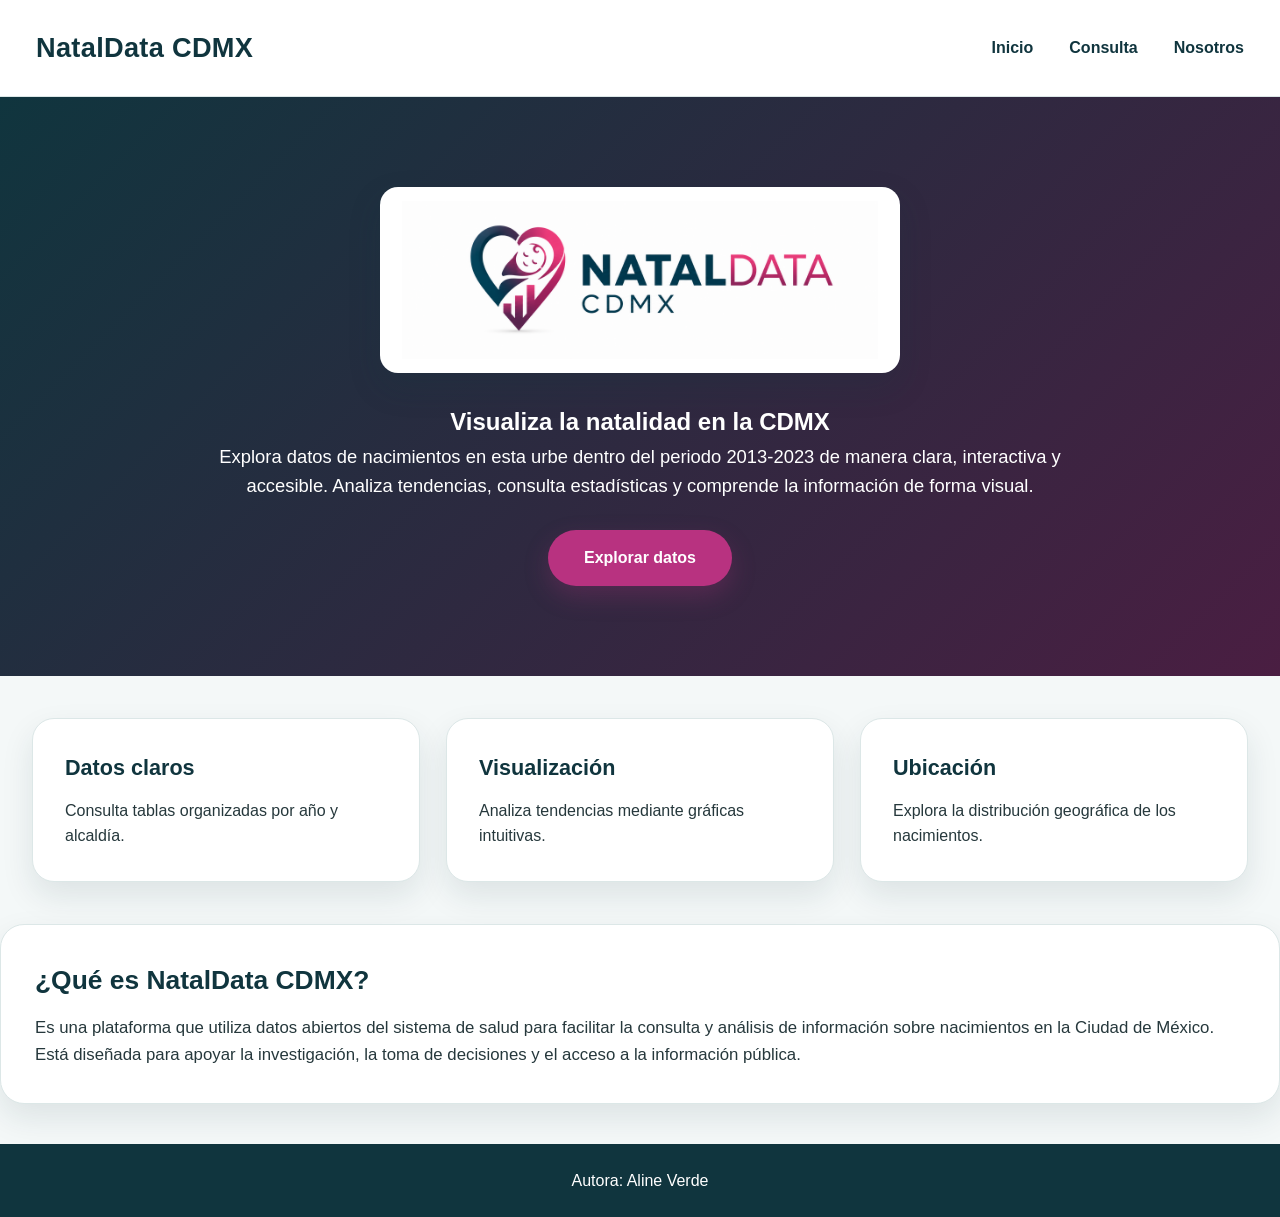
<file: index.html>
<!DOCTYPE html>
<html lang="es">
<head>
    <meta charset="UTF-8">
    <title>NatalData CDMX</title>
    <link rel="stylesheet" href="css/styles.css">
</head>
<body>

<header>
    <nav class="navbar">
        <div class="logo">NatalData CDMX</div>

        <ul class="nav-links">
            <li><a href="index.html">Inicio</a></li>
            <li><a href="consulta.php">Consulta</a></li>
            <li><a href="nosotros.html">Nosotros</a></li>
        </ul>
    </nav>
</header>


    <section class="hero">
        <img src="img/logo_nataldata.png" alt="Logo NatalData CDMX" class="logo-hero">

        <div class="hero-text">
            <h2>Visualiza la natalidad en la CDMX</h2>
            <p>
                Explora datos de nacimientos en esta urbe dentro del periodo 2013-2023 de manera clara, interactiva y accesible. 
                Analiza tendencias, consulta estadísticas y comprende la información de forma visual.
            </p>
            <a href="consulta.php" class="btn-primary">Explorar datos</a>
        </div>
    </section>

    <section class="features">

        <div class="feature-card">
            <h3>Datos claros</h3>
            <p>Consulta tablas organizadas por año y alcaldía.</p>
        </div>

        <div class="feature-card">
            <h3>Visualización</h3>
            <p>Analiza tendencias mediante gráficas intuitivas.</p>
        </div>

        <div class="feature-card">
            <h3>Ubicación</h3>
            <p>Explora la distribución geográfica de los nacimientos.</p>
        </div>

    </section>

    <section class="section-card">
    <h2>¿Qué es NatalData CDMX?</h2>
    <p>
        Es una plataforma que utiliza datos abiertos del sistema de salud para facilitar la consulta y análisis de información sobre nacimientos en la Ciudad de México.
    </p>
    <p>
        Está diseñada para apoyar la investigación, la toma de decisiones y el acceso a la información pública.
    </p>
</section>

    <footer>
        <p>Autora: Aline Verde</p>
    </footer>

</body>
</html>
</file>
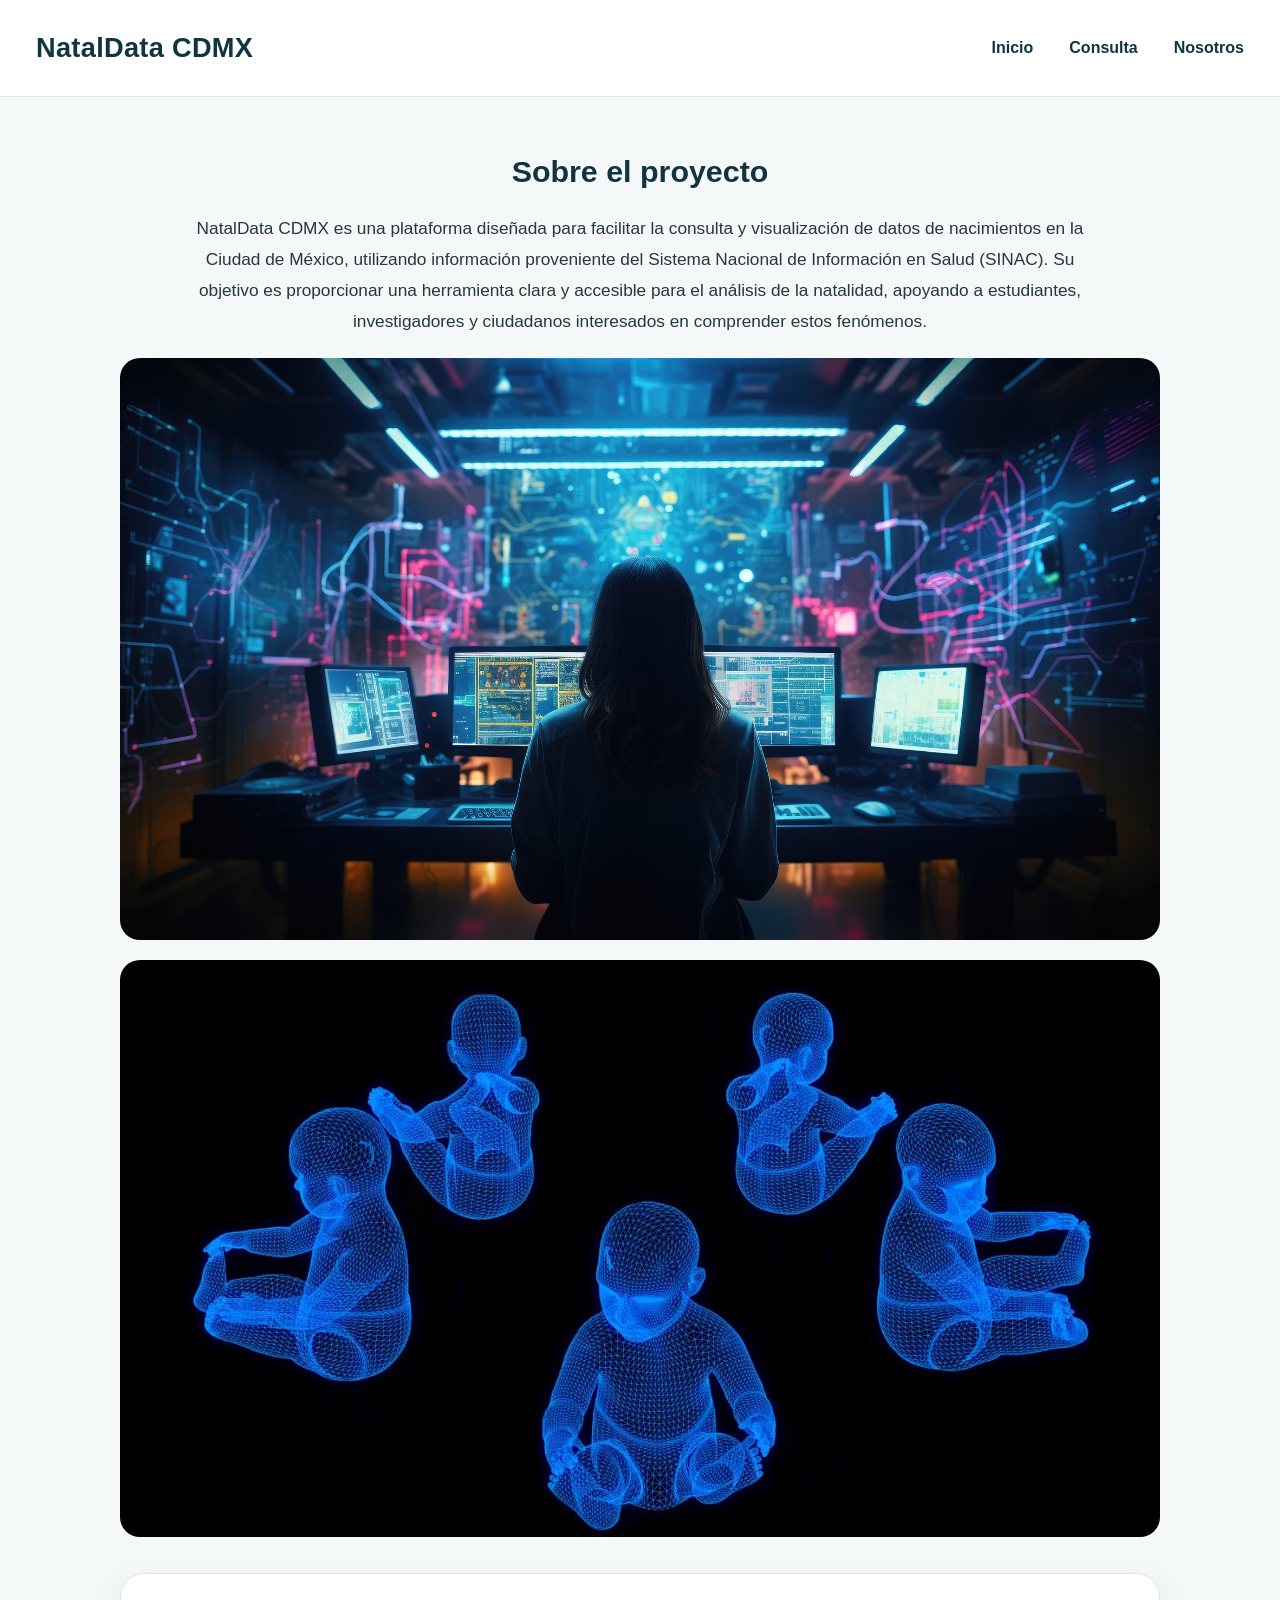
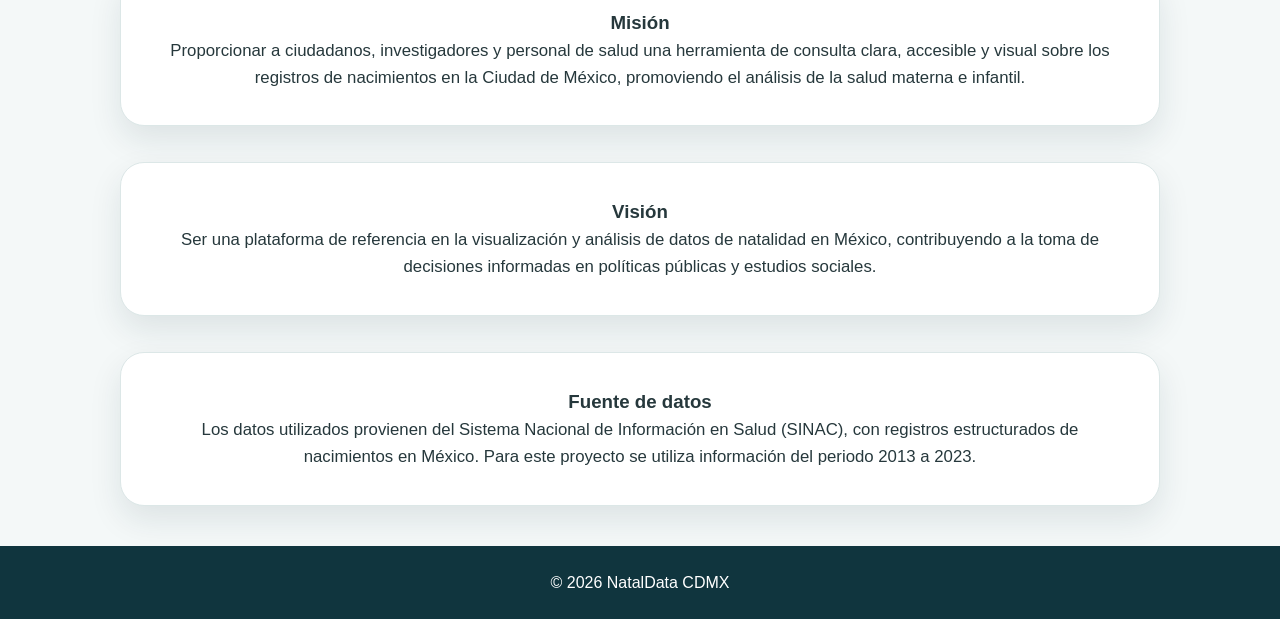
<file: nosotros.html>
<!DOCTYPE html>
<html lang="es">
<head>
    <meta charset="UTF-8">
    <title>Nosotros | NatalData CDMX</title>
    <link rel="stylesheet" href="css/styles.css">
</head>
<body>

    <header>
    <nav class="navbar">
        <div class="logo">NatalData CDMX</div>

        <ul class="nav-links">
            <li><a href="index.html">Inicio</a></li>
            <li><a href="consulta.php">Consulta</a></li>
            <li><a href="nosotros.html">Nosotros</a></li>
        </ul>
    </nav>
</header>

    <main class="container-nosotros">

        <h2>Sobre el proyecto</h2>

        <p>
            NatalData CDMX es una plataforma diseñada para facilitar la consulta y visualización de datos 
            de nacimientos en la Ciudad de México, utilizando información proveniente del Sistema Nacional 
            de Información en Salud (SINAC). Su objetivo es proporcionar una herramienta clara y accesible 
            para el análisis de la natalidad, apoyando a estudiantes, investigadores y ciudadanos interesados 
            en comprender estos fenómenos.
        </p>

        <div class="imagenes-nosotros">
            <img src="img/datos.jpg" alt="Ciencia de datos">
            <img src="img/natalidad.jpg" alt="Natalidad">
        </div>

        <section class="card">
            <h3>Misión</h3>
            <p>
                Proporcionar a ciudadanos, investigadores y personal de salud una herramienta de consulta clara, 
                accesible y visual sobre los registros de nacimientos en la Ciudad de México, promoviendo el análisis 
                de la salud materna e infantil.
            </p>
        </section>

        <section class="card">
            <h3>Visión</h3>
            <p>
                Ser una plataforma de referencia en la visualización y análisis de datos de natalidad en México, 
                contribuyendo a la toma de decisiones informadas en políticas públicas y estudios sociales.
            </p>
        </section>

        <section class="card">
            <h3>Fuente de datos</h3>
            <p>
                Los datos utilizados provienen del Sistema Nacional de Información en Salud (SINAC), con registros 
                estructurados de nacimientos en México. Para este proyecto se utiliza información del periodo 2013 a 2023.
            </p>
        </section>

    </main>

    <footer>
        <p>© 2026 NatalData CDMX</p>
    </footer>

</body>
</html>
</file>
<file: css/styles.css>
/* =========================================================
   NatalData CDMX
   Estilos generales
   ========================================================= */

:root {
    --brand-primary: #10353E;
    --brand-secondary: #4A1E42;
    --brand-accent: #B83280;

    --accent-soft: rgba(184, 50, 128, 0.12);
    --accent-soft-2: rgba(184, 50, 128, 0.07);
    --accent-line: rgba(184, 50, 128, 0.35);

    --bg-page: #f4f8f8;
    --white: #ffffff;
    --text-main: #26383c;
    --text-muted: #6c7a7d;
    --border: #dce7e7;

    --shadow-soft: 0 14px 32px rgba(16, 53, 62, 0.10);
    --radius-lg: 24px;
    --radius-md: 16px;
}

* {
    box-sizing: border-box;
    margin: 0;
    padding: 0;
}

body {
    font-family: Arial, Helvetica, sans-serif;
    background: var(--bg-page);
    color: var(--text-main);
    line-height: 1.6;
}

/* =========================================================
   NAVBAR
   ========================================================= */

header {
    background: var(--white);
    border-bottom: 1px solid var(--border);
    position: sticky;
    top: 0;
    z-index: 20;
}

.navbar {
    width: 100%;
    max-width: 1280px;
    margin: 0 auto;
    padding: 26px 36px;
    display: flex;
    align-items: center;
    justify-content: space-between;
}

.logo {
    color: var(--brand-primary);
    font-size: 1.7rem;
    font-weight: 900;
    letter-spacing: 0.3px;
}

.nav-links {
    list-style: none;
    display: flex;
    gap: 36px;
    align-items: center;
}

.nav-links a {
    color: var(--brand-primary);
    text-decoration: none;
    font-size: 1rem;
    font-weight: 800;
}

.nav-links a:hover {
    color: var(--brand-accent);
}

/* =========================================================
   CONTENEDORES GENERALES
   ========================================================= */

.container-consulta {
    max-width: 1280px;
    margin: 0 auto;
    padding: 50px 32px 70px;
}

.card {
    background: var(--white);
    border: 1px solid var(--border);
    border-radius: var(--radius-lg);
    box-shadow: var(--shadow-soft);
    padding: 32px;
    margin-bottom: 30px;
}

.card h2 {
    color: var(--brand-primary);
    font-size: 1.75rem;
    margin-bottom: 24px;
}

/* =========================================================
   TARJETAS RESUMEN
   ========================================================= */

.resumen-dashboard {
    display: grid;
    grid-template-columns: repeat(4, 1fr);
    gap: 22px;
    margin-bottom: 34px;
}

.resumen-card {
    position: relative;
    min-height: 160px;
    padding: 30px 26px 36px;
    background: var(--white);
    border: 1px solid var(--border);
    border-radius: 22px;
    box-shadow: var(--shadow-soft);
    overflow: hidden;
}

.resumen-card::before {
    content: "";
    position: absolute;
    inset: 0;
    background: linear-gradient(
        135deg,
        var(--accent-soft-2),
        rgba(255, 255, 255, 0) 68%
    );
    pointer-events: none;
}

.resumen-card::after {
    content: "";
    position: absolute;
    left: 0;
    bottom: 0;
    width: 100%;
    height: 10px;
    background: var(--accent-line);
}

.resumen-icono {
    position: absolute;
    right: 24px;
    top: 24px;
    font-size: 2rem;
    opacity: 0.72;
}

.resumen-card h3 {
    position: relative;
    color: var(--brand-primary);
    font-size: 2.35rem;
    line-height: 1;
    margin-bottom: 14px;
    padding-right: 50px;
}

.resumen-card p {
    position: relative;
    color: var(--text-main);
    font-size: 1rem;
    font-weight: 800;
}

/* =========================================================
   FILTROS
   ========================================================= */

.filtros {
    background: linear-gradient(135deg, #ffffff 0%, #fbfdfd 100%);
}

.formulario-consulta {
    display: grid;
    grid-template-columns: 2fr 1fr 1.4fr auto;
    gap: 20px;
    align-items: end;
}

.form-group label {
    display: block;
    color: var(--brand-primary);
    font-size: 1rem;
    font-weight: 800;
    margin-bottom: 8px;
}

select {
    width: 100%;
    min-height: 52px;
    padding: 0 16px;
    border: 1px solid var(--border);
    border-radius: 14px;
    background: #ffffff;
    color: var(--text-main);
    font-size: 1rem;
    outline: none;
}

select:focus {
    border-color: rgba(184, 50, 128, 0.45);
    box-shadow: 0 0 0 4px var(--accent-soft-2);
}

.btn-buscar,
button {
    width: auto;
    min-width: 140px;
    height: 52px;
    border: none;
    border-radius: 999px;
    background: var(--brand-accent);
    color: #ffffff;
    font-size: 1rem;
    font-weight: 900;
    cursor: pointer;
    box-shadow: 0 10px 22px rgba(184, 50, 128, 0.22);
}

.btn-buscar:hover,
button:hover {
    transform: translateY(-1px);
    box-shadow: 0 12px 26px rgba(184, 50, 128, 0.28);
}

/* =========================================================
   GRÁFICA + MAPA
   ========================================================= */

.dashboard-grid {
    display: grid;
    grid-template-columns: 1.25fr 0.85fr;
    gap: 30px;
    align-items: stretch;
    margin-top: 4px;
}

.grafica-card p,
.mapa-card p {
    color: var(--text-muted);
    margin-bottom: 18px;
}

.mapa-card h3 {
    color: var(--brand-primary);
    font-size: 1.25rem;
    margin-bottom: 18px;
}

/* Gráfica de barras */

.grafica-barras {
    display: flex;
    flex-direction: column;
    gap: 20px;
    margin-top: 18px;
}

.barra-item {
    width: 100%;
}

.barra-info {
    display: flex;
    justify-content: space-between;
    align-items: center;
    gap: 18px;
    margin-bottom: 8px;
    color: var(--brand-primary);
    font-weight: 900;
}

.barra-info span {
    max-width: 74%;
    overflow: hidden;
    text-overflow: ellipsis;
    white-space: nowrap;
}

.barra-info strong {
    color: var(--brand-secondary);
    font-size: 1.05rem;
}

.barra-fondo {
    width: 100%;
    height: 26px;
    background: rgba(16, 53, 62, 0.10);
    border-radius: 999px;
    overflow: hidden;
}

.barra-relleno {
    height: 100%;
    border-radius: 999px;
    background: linear-gradient(
        90deg,
        rgba(184, 50, 128, 0.46),
        rgba(74, 30, 66, 0.42)
    );
}

/* Mapa */

.mapa-placeholder {
    position: relative;
    width: 100%;
    border-radius: 18px;
    overflow: hidden;
    border: 1px solid var(--border);
    background: #ffffff;
}

.media {
    display: block;
    width: 100%;
    max-height: 360px;
    object-fit: cover;
}

.pin-mapa {
    position: absolute;
    left: 50%;
    top: 52%;
    transform: translate(-50%, -100%);
    font-size: 2.2rem;
    filter: drop-shadow(0 4px 8px rgba(0, 0, 0, 0.28));
}

.pin-uno {
    left: 44%;
    top: 54%;
}

.pin-dos {
    left: 57%;
    top: 47%;
}

.pin-tres {
    left: 52%;
    top: 62%;
}

.nota-mapa {
    margin-top: 12px;
    font-size: 0.9rem;
    color: var(--text-muted);
}

/* =========================================================
   TABLA
   ========================================================= */

.tabla-completa {
    margin-top: 16px;
}

.tabla-scroll {
    width: 100%;
    max-height: 520px;
    overflow-y: auto;
    overflow-x: auto;
    border: 1px solid var(--border);
    border-radius: 16px;
}

table {
    width: 100%;
    min-width: 760px;
    border-collapse: collapse;
    background: var(--white);
}

thead {
    background: var(--brand-primary);
}

th {
    position: sticky;
    top: 0;
    z-index: 5;
    background: var(--brand-primary);
    color: #ffffff;
    text-align: left;
    padding: 16px;
    font-size: 0.92rem;
    letter-spacing: 0.5px;
}

td {
    padding: 15px 16px;
    border-bottom: 1px solid var(--border);
    color: var(--text-main);
    font-size: 0.98rem;
}

tbody tr:nth-child(even) {
    background: #f8fbfb;
}

tbody tr:hover {
    background: var(--accent-soft-2);
}

/* Scrollbar tabla */

.tabla-scroll::-webkit-scrollbar {
    width: 10px;
    height: 10px;
}

.tabla-scroll::-webkit-scrollbar-track {
    background: #edf3f3;
    border-radius: 999px;
}

.tabla-scroll::-webkit-scrollbar-thumb {
    background: rgba(184, 50, 128, 0.35);
    border-radius: 999px;
}

.tabla-scroll::-webkit-scrollbar-thumb:hover {
    background: rgba(184, 50, 128, 0.55);
}

/* =========================================================
   FOOTER
   ========================================================= */

footer {
    background: var(--brand-primary);
    color: #ffffff;
    text-align: center;
    padding: 24px;
    margin-top: 40px;
}

/* =========================================================
   ESTILOS PARA INDEX / PÁGINAS GENERALES
   ========================================================= */

.hero {
    background: linear-gradient(135deg, var(--brand-primary), var(--brand-secondary));
    color: #ffffff;
    text-align: center;
    padding: 90px 28px;
}

.hero h1 {
    font-size: 3rem;
    margin-bottom: 22px;
}

.hero p {
    max-width: 850px;
    margin: 0 auto 28px;
    font-size: 1.15rem;
}

.btn-primary {
    display: inline-block;
    background: var(--brand-accent);
    color: #ffffff;
    padding: 14px 32px;
    border-radius: 999px;
    text-decoration: none;
    font-weight: 900;
}

section {
    scroll-margin-top: 100px;
}

/* =========================================================
   RESPONSIVE
   ========================================================= */

@media (max-width: 1050px) {
    .resumen-dashboard {
        grid-template-columns: repeat(2, 1fr);
    }

    .formulario-consulta {
        grid-template-columns: 1fr 1fr;
    }

    .dashboard-grid {
        grid-template-columns: 1fr;
    }
}

@media (max-width: 700px) {
    .navbar {
        flex-direction: column;
        gap: 16px;
        padding: 24px 20px;
    }

    .nav-links {
        flex-wrap: wrap;
        justify-content: center;
        gap: 20px;
    }

    .container-consulta {
        padding: 32px 16px 55px;
    }

    .card {
        padding: 24px;
    }

    .resumen-dashboard {
        grid-template-columns: 1fr;
    }

    .formulario-consulta {
        grid-template-columns: 1fr;
    }

    .btn-buscar,
    button {
        width: 100%;
    }

    .hero h1 {
        font-size: 2.2rem;
    }
}

/* =========================================================
   MEJORA VISUAL - TOP 5 RESULTADOS
   ========================================================= */

.grafica-card {
    min-height: 470px;
}

.grafica-card h2 {
    margin-bottom: 10px;
}

.grafica-card > p {
    max-width: 680px;
    font-size: 1rem;
    color: var(--text-muted);
}

.grafica-barras {
    margin-top: 28px;
    gap: 24px;
}

.barra-item {
    background: rgba(16, 53, 62, 0.035);
    border: 1px solid rgba(16, 53, 62, 0.08);
    border-radius: 18px;
    padding: 16px;
}

.barra-info {
    margin-bottom: 12px;
}

.barra-info span {
    font-size: 0.98rem;
    color: var(--brand-primary);
}

.barra-info strong {
    font-size: 1.15rem;
    color: var(--brand-secondary);
}

.barra-fondo {
    height: 34px;
    background: #edf2f2;
    border-radius: 999px;
    position: relative;
}

.barra-relleno {
    min-width: 8%;
    background: linear-gradient(
        90deg,
        rgba(184, 50, 128, 0.55),
        rgba(74, 30, 66, 0.50)
    );
    box-shadow: inset 0 0 8px rgba(255, 255, 255, 0.25);
}

.barra-fondo::after {
    content: "";
    position: absolute;
    inset: 0;
    border-radius: 999px;
    background: linear-gradient(
        90deg,
        rgba(255,255,255,0.30),
        rgba(255,255,255,0)
    );
    pointer-events: none;
}

/* =========================================================
   COMPACTAR TOP 5 RESULTADOS
   ========================================================= */

.grafica-card {
    min-height: auto;
}

.grafica-barras {
    gap: 14px;
    margin-top: 20px;
}

.barra-item {
    padding: 12px 14px;
    border-radius: 14px;
}

.barra-info {
    margin-bottom: 7px;
}

.barra-info span {
    font-size: 0.9rem;
}

.barra-info strong {
    font-size: 1rem;
}

.barra-fondo {
    height: 22px;
}

.grafica-card h2,
.mapa-card h2 {
    font-size: 1.55rem;
    margin-bottom: 14px;
}

.grafica-card > p,
.mapa-card > p {
    font-size: 0.95rem;
    margin-bottom: 12px;
}


/* =========================================================
   MAPA INTERACTIVO LEAFLET
   ========================================================= */

#mapa-interactivo {
    width: 100%;
    height: 380px;
    border-radius: 18px;
    overflow: hidden;
    border: 1px solid var(--border);
    box-shadow: 0 10px 24px rgba(16, 53, 62, 0.08);
}

.marcador-rosa {
    font-size: 2rem;
    line-height: 1;
    text-align: center;
    filter: drop-shadow(0 4px 7px rgba(0, 0, 0, 0.35));
}

.leaflet-popup-content-wrapper {
    border-radius: 14px;
}

.leaflet-popup-content {
    font-family: Arial, Helvetica, sans-serif;
    color: var(--brand-primary);
}

/* =========================================================
   AJUSTES PARA INDEX Y NOSOTROS
   ========================================================= */

main {
    max-width: 1280px;
    margin: 0 auto;
}

.hero {
    max-width: none;
    margin: 0;
    padding: 90px 32px;
    background: linear-gradient(135deg, var(--brand-primary), var(--brand-secondary));
    color: #ffffff;
    text-align: center;
}

.hero h1 {
    color: #ffffff;
    font-size: 3rem;
    line-height: 1.2;
    margin-bottom: 22px;
}

.hero p {
    max-width: 900px;
    margin: 0 auto 30px;
    font-size: 1.15rem;
}

.btn-primary {
    display: inline-block;
    background: var(--brand-accent);
    color: #ffffff;
    padding: 15px 36px;
    border-radius: 999px;
    text-decoration: none;
    font-weight: 900;
    box-shadow: 0 10px 24px rgba(184, 50, 128, 0.25);
}

.btn-primary:hover {
    transform: translateY(-1px);
    box-shadow: 0 14px 28px rgba(184, 50, 128, 0.32);
}

/* Tarjetas de la página inicio */

.features,
.cards,
.info-grid {
    max-width: 1280px;
    margin: 42px auto;
    padding: 0 32px;
    display: grid;
    grid-template-columns: repeat(3, 1fr);
    gap: 26px;
}

.feature-card,
.info-card,
.cards article,
.features article {
    background: #ffffff;
    border: 1px solid var(--border);
    border-radius: 22px;
    padding: 32px;
    box-shadow: var(--shadow-soft);
}

.feature-card h3,
.info-card h3,
.cards article h3,
.features article h3 {
    color: var(--brand-primary);
    font-size: 1.35rem;
    margin-bottom: 12px;
}

.feature-card p,
.info-card p,
.cards article p,
.features article p {
    color: var(--text-main);
}

/* Bloques generales */

.section-card,
.contenido,
.about-section,
.nosotros-section,
main > section:not(.hero):not(.resumen-dashboard):not(.dashboard-grid):not(.filtros):not(.tabla-completa) {
    max-width: 1280px;
    margin: 36px auto;
    padding: 34px;
    background: #ffffff;
    border: 1px solid var(--border);
    border-radius: 24px;
    box-shadow: var(--shadow-soft);
}

.section-card h2,
.contenido h2,
.about-section h2,
.nosotros-section h2,
main > section h2 {
    color: var(--brand-primary);
    font-size: 1.65rem;
    margin-bottom: 14px;
}

.section-card p,
.contenido p,
.about-section p,
.nosotros-section p,
main > section p {
    color: var(--text-main);
    font-size: 1.05rem;
}

/* Imágenes grandes en páginas informativas */

main img {
    max-width: 100%;
    border-radius: 20px;
    margin-top: 20px;
}

/* Footer unificado */

footer {
    background: var(--brand-primary);
    color: #ffffff;
    text-align: center;
    padding: 24px;
    margin-top: 40px;
}

/* Responsive index/nosotros */

@media (max-width: 900px) {
    .features,
    .cards,
    .info-grid {
        grid-template-columns: 1fr;
        padding: 0 18px;
    }

    .hero {
        padding: 70px 22px;
    }

    .hero h1 {
        font-size: 2.3rem;
    }

    .section-card,
    .contenido,
    .about-section,
    .nosotros-section,
    main > section:not(.hero):not(.resumen-dashboard):not(.dashboard-grid):not(.filtros):not(.tabla-completa) {
        margin: 24px 16px;
        padding: 26px;
    }
}

/* =========================================================
   AJUSTES FINALES INDEX Y NOSOTROS
   Centrar texto y dar más margen lateral
   ========================================================= */

/* Solo afecta index.html y nosotros.html, no consulta.php */
main:not(.container-consulta) {
    max-width: 1180px;
    margin: 0 auto;
    padding-left: 70px;
    padding-right: 70px;
}

/* Centrar texto en las secciones informativas */
main:not(.container-consulta) section {
    text-align: center;
}

/* Dar más aire lateral a las tarjetas/secciones */
main:not(.container-consulta) > section:not(.hero) {
    max-width: 1050px;
    margin-left: auto;
    margin-right: auto;
    padding-left: 55px;
    padding-right: 55px;
}

/* Hero de inicio centrado y con aire */
.hero {
    text-align: center;
    padding-left: 80px;
    padding-right: 80px;
}

/* Párrafos centrados pero sin hacerse eternos */
main:not(.container-consulta) p {
    max-width: 950px;
    margin-left: auto;
    margin-right: auto;
}

/* Imágenes centradas */
main:not(.container-consulta) img {
    display: block;
    margin-left: auto;
    margin-right: auto;
}

/* Responsive para que no se apriete en celular */
@media (max-width: 800px) {
    main:not(.container-consulta) {
        padding-left: 20px;
        padding-right: 20px;
    }

    main:not(.container-consulta) > section:not(.hero) {
        padding-left: 24px;
        padding-right: 24px;
    }

    .hero {
        padding-left: 24px;
        padding-right: 24px;
    }
}

/* =========================================================
   AJUSTE FINAL: TEXTO INFORMATIVO DE INDEX / NOSOTROS
   ========================================================= */

main:not(.container-consulta) > h2,
main:not(.container-consulta) > p {
    max-width: 1050px;
    margin-left: auto;
    margin-right: auto;
    padding-left: 60px;
    padding-right: 60px;
    text-align: center;
}

main:not(.container-consulta) > h2 {
    margin-top: 45px;
    margin-bottom: 18px;
    color: var(--brand-primary);
    font-size: 1.9rem;
}

main:not(.container-consulta) > p {
    font-size: 1.08rem;
    line-height: 1.8;
    margin-bottom: 12px;
}

/* Para que en pantallas pequeñas no se apriete */
@media (max-width: 800px) {
    main:not(.container-consulta) > h2,
    main:not(.container-consulta) > p {
        padding-left: 24px;
        padding-right: 24px;
    }
}

/* =========================================================
   AJUSTE FINAL FORZADO PARA TEXTO SUELTO EN INDEX/NOSOTROS
   ========================================================= */

/* Títulos sueltos como "¿Qué es NatalData CDMX?" */
body > h2,
main > h2 {
    max-width: 1050px !important;
    margin: 50px auto 18px auto !important;
    padding-left: 60px !important;
    padding-right: 60px !important;
    text-align: center !important;
    color: var(--brand-primary) !important;
    font-size: 1.9rem !important;
}

/* Párrafos sueltos debajo del título */
body > p,
main > p {
    max-width: 1050px !important;
    margin-left: auto !important;
    margin-right: auto !important;
    margin-bottom: 12px !important;
    padding-left: 60px !important;
    padding-right: 60px !important;
    text-align: center !important;
    font-size: 1.08rem !important;
    line-height: 1.8 !important;
    color: var(--text-main) !important;
}

/* Ajuste responsive */
@media (max-width: 800px) {
    body > h2,
    body > p,
    main > h2,
    main > p {
        padding-left: 24px !important;
        padding-right: 24px !important;
    }
}

/* =========================================================
   LOGO EN PÁGINA PRINCIPAL
   ========================================================= */

.logo-hero {
    display: block;
    width: min(520px, 90%);
    margin: 0 auto 30px auto;
    border-radius: 18px;
    background: #ffffff;
    padding: 14px 22px;
    box-shadow: 0 14px 32px rgba(16, 53, 62, 0.18);
}

@media (max-width: 700px) {
    .logo-hero {
        width: 95%;
        padding: 10px 14px;
        margin-bottom: 24px;
    }
}

/* =========================================================
   AJUSTE FINAL: MAPA MÁS ANCHO Y DASHBOARD BALANCEADO
   ========================================================= */

/* Evita que la gráfica obligue al mapa a hacerse flaco */
.dashboard-grid {
    display: grid;
    grid-template-columns: minmax(0, 1.25fr) minmax(430px, 0.75fr);
    gap: 30px;
    align-items: stretch;
}

/* Permite que el contenido largo se recorte sin romper el layout */
.dashboard-grid > .card,
.grafica-card,
.mapa-card {
    min-width: 0;
}

/* Mapa más grande y proporcionado */
#mapa-interactivo {
    width: 100%;
    height: 430px;
    min-height: 430px;
    border-radius: 18px;
}

/* Que Leaflet ocupe bien el contenedor */
.leaflet-container {
    width: 100%;
    height: 100%;
}

/* Compactar un poco la tarjeta del mapa */
.mapa-card {
    padding: 28px;
}

/* Evita que textos largos de hospitales estiren la columna izquierda */
.barra-info span {
    display: block;
    max-width: 82%;
    overflow: hidden;
    text-overflow: ellipsis;
    white-space: nowrap;
}

/* En pantallas medianas/chicas, mapa abajo a ancho completo */
@media (max-width: 1100px) {
    .dashboard-grid {
        grid-template-columns: 1fr;
    }

    #mapa-interactivo {
        height: 420px;
        min-height: 420px;
    }
}
</file>
